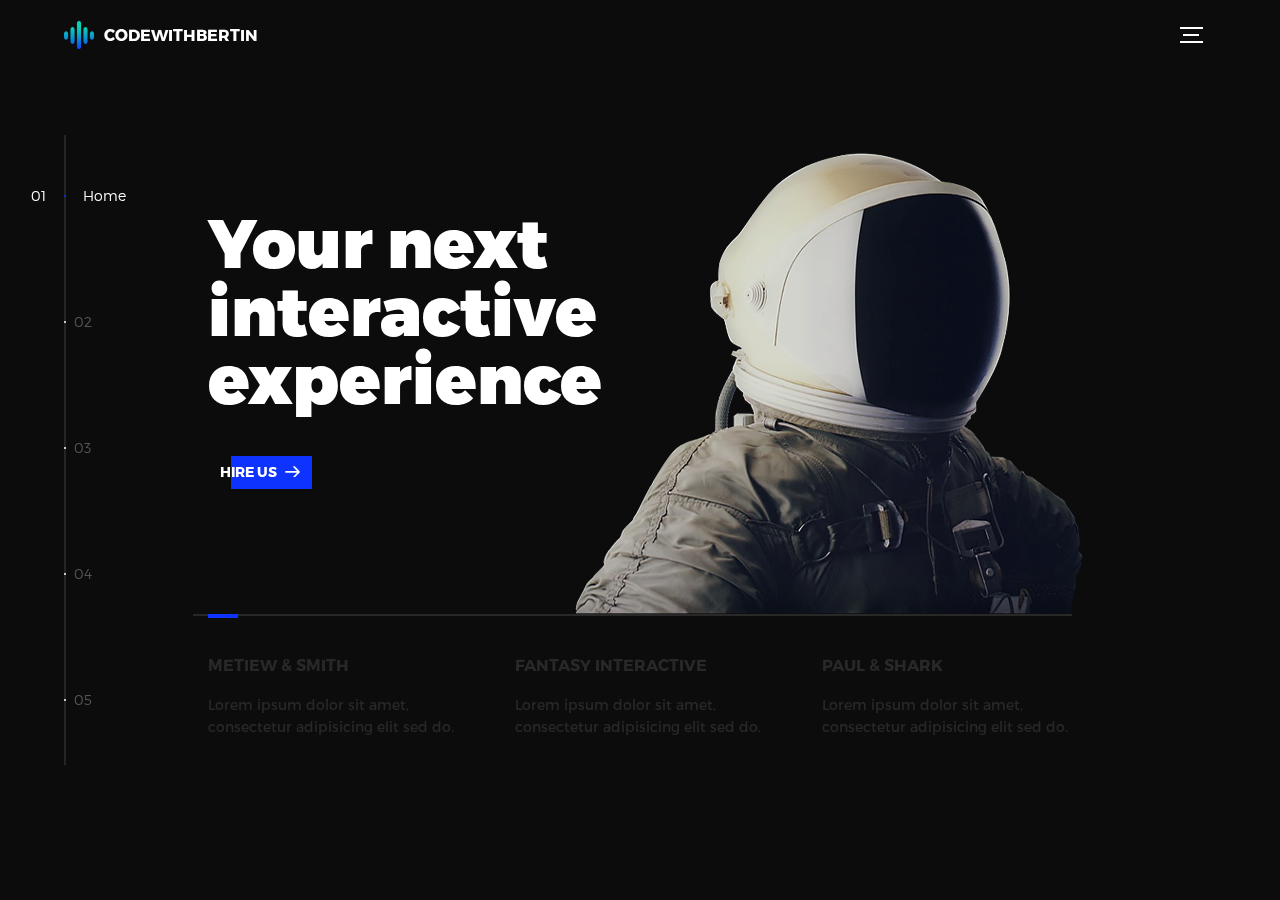
<file: index.html>
<!DOCTYPE html>
<html lang="en">
<head>
  <title>Global</title>
  <meta charset="utf-8">
  <meta name="viewport" content="width=device-width, initial-scale=1">
  <meta http-equiv="X-UA-Compatible" content="IE=edge">
  <meta name="description" content="HTML5 website template">
  <meta name="keywords" content="global, template, html, sass, jquery">
  <meta name="author" content="Bucky Maler">
  <link rel="stylesheet" href="assets/css/main.css">
</head>
<body>

<!-- notification for small viewports and landscape oriented smartphones -->
<div class="device-notification">
  <a class="device-notification--logo" href="#0">
    <img src="assets/img/logo.png" alt="Global">
    <p>CODEWITHBERTIN</p>
  </a>
  <p class="device-notification--message">Global has so much to offer that we must request you orient your device to portrait or find a larger screen. You won't be disappointed.</p>
</div>

<div class="perspective effect-rotate-left">
  <div class="container"><div class="outer-nav--return"></div>
    <div id="viewport" class="l-viewport">
      <div class="l-wrapper">
        <header class="header">
          <a class="header--logo" href="#0">
            <img src="assets/img/logo.png" alt="Global">
            <p>CODEWITHBERTIN</p>
          </a>
          <button class="header--cta cta">Hire Us</button>
          <div class="header--nav-toggle">
            <span></span>
          </div>
        </header>
        <nav class="l-side-nav">
          <ul class="side-nav">
            <li class="is-active"><span>Home</span></li>
            <li><span>Works</span></li>
            <li><span>About</span></li>
            <li><span>Contact</span></li>
            <li><span>Hire us</span></li>
          </ul>
        </nav>
        <ul class="l-main-content main-content">
          <li class="l-section section section--is-active">
            <div class="intro">
              <div class="intro--banner">
                <h1>Your next<br>interactive<br>experience</h1>
                <button class="cta">Hire Us
                  <svg version="1.1" id="Layer_1" xmlns="http://www.w3.org/2000/svg" xmlns:xlink="http://www.w3.org/1999/xlink" x="0px" y="0px" viewBox="0 0 150 118" style="enable-background:new 0 0 150 118;" xml:space="preserve">
                  <g transform="translate(0.000000,118.000000) scale(0.100000,-0.100000)">
                    <path d="M870,1167c-34-17-55-57-46-90c3-15,81-100,194-211l187-185l-565-1c-431,0-571-3-590-13c-55-28-64-94-18-137c21-20,33-20,597-20h575l-192-193C800,103,794,94,849,39c20-20,39-29,61-29c28,0,63,30,298,262c147,144,272,271,279,282c30,51,23,60-219,304C947,1180,926,1196,870,1167z"/>
                  </g>
                  </svg>
                  <span class="btn-background"></span>
                </button>
                <img src="assets/img/introduction-visual.png" alt="Welcome">
              </div>
              <div class="intro--options">
                <a href="#0">
                  <h3>Metiew &amp; Smith</h3>
                  <p>Lorem ipsum dolor sit amet, consectetur adipisicing elit sed do.</p>
                </a>
                <a href="#0">
                  <h3>Fantasy interactive</h3>
                  <p>Lorem ipsum dolor sit amet, consectetur adipisicing elit sed do.</p>
                </a>
                <a href="#0">
                  <h3>Paul &amp; shark</h3>
                  <p>Lorem ipsum dolor sit amet, consectetur adipisicing elit sed do.</p>
                </a>
              </div>
            </div>
          </li>
          <li class="l-section section">
            <div class="work">
              <h2>Selected work</h2>
              <div class="work--lockup">
                <ul class="slider">
                  <li class="slider--item slider--item-left">
                    <a href="#0">
                      <div class="slider--item-image">
                        <img src="assets/img/work-victory.jpg" alt="Victory">
                      </div>
                      <p class="slider--item-title">Victory</p>
                      <p class="slider--item-description">Lorem ipsum dolor sit amet, consectetur adipisicing elit sed do.</p>
                    </a>
                  </li>
                  <li class="slider--item slider--item-center">
                    <a href="#0">
                      <div class="slider--item-image">
                        <img src="assets/img/work-metiew-smith.jpg" alt="Metiew and Smith">
                      </div>
                      <p class="slider--item-title">Metiew &amp; Smith</p>
                      <p class="slider--item-description">Lorem ipsum dolor sit amet, consectetur adipisicing elit sed do.</p>
                    </a>
                  </li>
                  <li class="slider--item slider--item-right">
                    <a href="#0">
                      <div class="slider--item-image">
                        <img src="assets/img/work-alex-nowak.jpg" alt="Alex Nowak">
                      </div>
                      <p class="slider--item-title">Alex Nowak</p>
                      <p class="slider--item-description">Lorem ipsum dolor sit amet, consectetur adipisicing elit sed do.</p>
                    </a>
                  </li>
                </ul>
                <div class="slider--prev">
                  <svg version="1.1" id="Layer_1" xmlns="http://www.w3.org/2000/svg" xmlns:xlink="http://www.w3.org/1999/xlink" x="0px" y="0px"
                  viewBox="0 0 150 118" style="enable-background:new 0 0 150 118;" xml:space="preserve">
                  <g transform="translate(0.000000,118.000000) scale(0.100000,-0.100000)">
                    <path d="M561,1169C525,1155,10,640,3,612c-3-13,1-36,8-52c8-15,134-145,281-289C527,41,562,10,590,10c22,0,41,9,61,29
                    c55,55,49,64-163,278L296,510h575c564,0,576,0,597,20c46,43,37,109-18,137c-19,10-159,13-590,13l-565,1l182,180
                    c101,99,187,188,193,199c16,30,12,57-12,84C631,1174,595,1183,561,1169z"/>
                  </g>
                  </svg>
                </div>
                <div class="slider--next">
                  <svg version="1.1" id="Layer_1" xmlns="http://www.w3.org/2000/svg" xmlns:xlink="http://www.w3.org/1999/xlink" x="0px" y="0px" viewBox="0 0 150 118" style="enable-background:new 0 0 150 118;" xml:space="preserve">
                  <g transform="translate(0.000000,118.000000) scale(0.100000,-0.100000)">
                    <path d="M870,1167c-34-17-55-57-46-90c3-15,81-100,194-211l187-185l-565-1c-431,0-571-3-590-13c-55-28-64-94-18-137c21-20,33-20,597-20h575l-192-193C800,103,794,94,849,39c20-20,39-29,61-29c28,0,63,30,298,262c147,144,272,271,279,282c30,51,23,60-219,304C947,1180,926,1196,870,1167z"/>
                  </g>
                  </svg>
                </div>
              </div>
            </div>
          </li>
          <li class="l-section section">
            <div class="about">
              <div class="about--banner">
                <h2>We<br>believe in<br>passionate<br>people</h2>
                <a href="#0">Career
                  <span>
                    <svg version="1.1" id="Layer_1" xmlns="http://www.w3.org/2000/svg" xmlns:xlink="http://www.w3.org/1999/xlink" x="0px" y="0px" viewBox="0 0 150 118" style="enable-background:new 0 0 150 118;" xml:space="preserve">
                    <g transform="translate(0.000000,118.000000) scale(0.100000,-0.100000)">
                      <path d="M870,1167c-34-17-55-57-46-90c3-15,81-100,194-211l187-185l-565-1c-431,0-571-3-590-13c-55-28-64-94-18-137c21-20,33-20,597-20h575l-192-193C800,103,794,94,849,39c20-20,39-29,61-29c28,0,63,30,298,262c147,144,272,271,279,282c30,51,23,60-219,304C947,1180,926,1196,870,1167z"/>
                    </g>
                    </svg>
                  </span>
                </a>
                <img src="assets/img/about-visual.png" alt="About Us">
              </div>
              <div class="about--options">
                <a href="#0">
                  <h3>Winners</h3>
                </a>
                <a href="#0">
                  <h3>Philosophy</h3>
                </a>
                <a href="#0">
                  <h3>History</h3>
                </a>
              </div>
            </div>
          </li>
          <li class="l-section section">
            <div class="contact">
              <div class="contact--lockup">
                <div class="modal">
                  <div class="modal--information">
                    <p>Pawia 5, 31-154 Kraków, Poland</p>
                    <a href="mailto:ouremail@gmail.com">ouremail@gmail.com</a>
                    <a href="tel:+148126287560">+48 12 628 75 60</a>
                  </div>
                  <ul class="modal--options">
                    <li><a href="#0">Bēhance</a></li>
                    <li><a href="#0">dribbble</a></li>
                    <li><a href="mailto:ouremail@gmail.com">Contact Us</a></li>
                  </ul>
                </div>
              </div>
            </div>
          </li>
          <li class="l-section section">
            <div class="hire">
              <h2>You want us to do</h2>
              <!-- checkout formspree.io for easy form setup -->
              <form class="work-request">
                <div class="work-request--options">
                  <span class="options-a">
                    <input id="opt-1" type="checkbox" value="app design">
                    <label for="opt-1">
                      <svg version="1.1" id="Layer_1" xmlns="http://www.w3.org/2000/svg" xmlns:xlink="http://www.w3.org/1999/xlink" x="0px" y="0px"
                      viewBox="0 0 150 111" style="enable-background:new 0 0 150 111;" xml:space="preserve">
                      <g transform="translate(0.000000,111.000000) scale(0.100000,-0.100000)">
                        <path d="M950,705L555,310L360,505C253,612,160,700,155,700c-6,0-44-34-85-75l-75-75l278-278L550-5l475,475c261,261,475,480,475,485c0,13-132,145-145,145C1349,1100,1167,922,950,705z"/>
                      </g>
                      </svg>
                      App Design
                    </label>
                    <input id="opt-2" type="checkbox" value="graphic design">
                    <label for="opt-2">
                      <svg version="1.1" id="Layer_1" xmlns="http://www.w3.org/2000/svg" xmlns:xlink="http://www.w3.org/1999/xlink" x="0px" y="0px"
                      viewBox="0 0 150 111" style="enable-background:new 0 0 150 111;" xml:space="preserve">
                      <g transform="translate(0.000000,111.000000) scale(0.100000,-0.100000)">
                        <path d="M950,705L555,310L360,505C253,612,160,700,155,700c-6,0-44-34-85-75l-75-75l278-278L550-5l475,475c261,261,475,480,475,485c0,13-132,145-145,145C1349,1100,1167,922,950,705z"/>
                      </g>
                      </svg>
                      Graphic Design
                    </label>
                    <input id="opt-3" type="checkbox" value="motion design">
                    <label for="opt-3">
                      <svg version="1.1" id="Layer_1" xmlns="http://www.w3.org/2000/svg" xmlns:xlink="http://www.w3.org/1999/xlink" x="0px" y="0px"
                      viewBox="0 0 150 111" style="enable-background:new 0 0 150 111;" xml:space="preserve">
                      <g transform="translate(0.000000,111.000000) scale(0.100000,-0.100000)">
                        <path d="M950,705L555,310L360,505C253,612,160,700,155,700c-6,0-44-34-85-75l-75-75l278-278L550-5l475,475c261,261,475,480,475,485c0,13-132,145-145,145C1349,1100,1167,922,950,705z"/>
                      </g>
                      </svg>
                      Motion Design
                    </label>
                  </span>
                  <span class="options-b">
                    <input id="opt-4" type="checkbox" value="ux design">
                    <label for="opt-4">
                      <svg version="1.1" id="Layer_1" xmlns="http://www.w3.org/2000/svg" xmlns:xlink="http://www.w3.org/1999/xlink" x="0px" y="0px"
                      viewBox="0 0 150 111" style="enable-background:new 0 0 150 111;" xml:space="preserve">
                      <g transform="translate(0.000000,111.000000) scale(0.100000,-0.100000)">
                        <path d="M950,705L555,310L360,505C253,612,160,700,155,700c-6,0-44-34-85-75l-75-75l278-278L550-5l475,475c261,261,475,480,475,485c0,13-132,145-145,145C1349,1100,1167,922,950,705z"/>
                      </g>
                      </svg>
                      UX Design
                    </label>
                    <input id="opt-5" type="checkbox" value="webdesign">
                    <label for="opt-5">
                      <svg version="1.1" id="Layer_1" xmlns="http://www.w3.org/2000/svg" xmlns:xlink="http://www.w3.org/1999/xlink" x="0px" y="0px"
                      viewBox="0 0 150 111" style="enable-background:new 0 0 150 111;" xml:space="preserve">
                      <g transform="translate(0.000000,111.000000) scale(0.100000,-0.100000)">
                        <path d="M950,705L555,310L360,505C253,612,160,700,155,700c-6,0-44-34-85-75l-75-75l278-278L550-5l475,475c261,261,475,480,475,485c0,13-132,145-145,145C1349,1100,1167,922,950,705z"/>
                      </g>
                      </svg>
                      Webdesign
                    </label>
                    <input id="opt-6" type="checkbox" value="marketing">
                    <label for="opt-6">
                      <svg version="1.1" id="Layer_1" xmlns="http://www.w3.org/2000/svg" xmlns:xlink="http://www.w3.org/1999/xlink" x="0px" y="0px"
                      viewBox="0 0 150 111" style="enable-background:new 0 0 150 111;" xml:space="preserve">
                      <g transform="translate(0.000000,111.000000) scale(0.100000,-0.100000)">
                        <path d="M950,705L555,310L360,505C253,612,160,700,155,700c-6,0-44-34-85-75l-75-75l278-278L550-5l475,475c261,261,475,480,475,485c0,13-132,145-145,145C1349,1100,1167,922,950,705z"/>
                      </g>
                      </svg>
                      Marketing
                    </label>
                  </span>
                </div>
                <div class="work-request--information">
                  <div class="information-name">
                    <input id="name" type="text" spellcheck="false">
                    <label for="name">Name</label>
                  </div>
                  <div class="information-email">
                    <input id="email" type="email" spellcheck="false">
                    <label for="email">Email</label>
                  </div>
                </div>
                <input type="submit" value="Send Request">
              </form>
            </div>
          </li>
        </ul>
      </div>
    </div>
  </div>
  <ul class="outer-nav">
    <li class="is-active">Home</li>
    <li>Works</li>
    <li>About</li>
    <li>Contact</li>
    <li>Hire us</li>
  </ul>
</div>

<script src="https://ajax.googleapis.com/ajax/libs/jquery/2.2.4/jquery.min.js"></script>
<script>window.jQuery || document.write('<script src="assets/js/vendor/jquery-2.2.4.min.js"><\/script>')</script>
<script src="assets/js/functions-min.js"></script>
</body>
</html>
</file>
<file: assets/css/main.css>
@font-face{font-family:'Montserrat';src:url("fonts/Montserrat-Black.eot");src:local("☺"),url("fonts/Montserrat-Black.woff") format("woff"),url("fonts/Montserrat-Black.ttf") format("truetype"),url("fonts/Montserrat-Black.svg") format("svg");font-weight:900;font-style:normal}@font-face{font-family:'Montserrat';src:url("fonts/Montserrat-Bold.eot");src:local("☺"),url("fonts/Montserrat-Bold.woff") format("woff"),url("fonts/Montserrat-Bold.ttf") format("truetype"),url("fonts/Montserrat-Bold.svg") format("svg");font-weight:700;font-style:normal}@font-face{font-family:'Montserrat';src:url("fonts/Montserrat-Regular.eot");src:local("☺"),url("fonts/Montserrat-Regular.woff") format("woff"),url("fonts/Montserrat-Regular.ttf") format("truetype"),url("fonts/Montserrat-Regular.svg") format("svg");font-weight:400;font-style:normal}@font-face{font-family:'Montserrat';src:url("fonts/Montserrat-Light.eot");src:local("☺"),url("fonts/Montserrat-Light.woff") format("woff"),url("fonts/Montserrat-Light.ttf") format("truetype"),url("fonts/Montserrat-Light.svg") format("svg");font-weight:300;font-style:normal}/*! normalize.css v3.0.2 | MIT License | git.io/normalize */html{font-family:sans-serif;-ms-text-size-adjust:100%;-webkit-text-size-adjust:100%}body{margin:0}article,aside,details,figcaption,figure,footer,header,hgroup,main,menu,nav,section,summary{display:block}audio,canvas,progress,video{display:inline-block;vertical-align:baseline}audio:not([controls]){display:none;height:0}[hidden],template{display:none}a{background-color:transparent}a:active,a:hover{outline:0}abbr[title]{border-bottom:1px dotted}b,strong{font-weight:bold}dfn{font-style:italic}h1{font-size:2em;margin:0.67em 0}mark{background:#ff0;color:#000}small{font-size:80%}sub,sup{font-size:75%;line-height:0;position:relative;vertical-align:baseline}sup{top:-0.5em}sub{bottom:-0.25em}img{border:0}svg:not(:root){overflow:hidden}figure{margin:1em 40px}hr{box-sizing:content-box;height:0}pre{overflow:auto}code,kbd,pre,samp{font-family:monospace, monospace;font-size:1em}button,input,optgroup,select,textarea{color:inherit;font:inherit;margin:0}button{overflow:visible}button,select{text-transform:none}button,html input[type="button"],input[type="reset"],input[type="submit"]{-webkit-appearance:button;cursor:pointer}button[disabled],html input[disabled]{cursor:default}button::-moz-focus-inner,input::-moz-focus-inner{border:0;padding:0}input{line-height:normal}input[type="checkbox"],input[type="radio"]{box-sizing:border-box;padding:0}input[type="number"]::-webkit-inner-spin-button,input[type="number"]::-webkit-outer-spin-button{height:auto}input[type="search"]{-webkit-appearance:textfield;box-sizing:content-box}input[type="search"]::-webkit-search-cancel-button,input[type="search"]::-webkit-search-decoration{-webkit-appearance:none}fieldset{border:1px solid #c0c0c0;margin:0 2px;padding:0.35em 0.625em 0.75em}legend{border:0;padding:0}textarea{overflow:auto}optgroup{font-weight:bold}table{border-collapse:collapse;border-spacing:0}td,th{padding:0}::-moz-selection{background:#FFF498}::selection{background:#FFF498}::-moz-selection{background:#FFF498}img::-moz-selection{background:transparent}img::selection{background:transparent}img::-moz-selection{background:transparent}body{-webkit-tap-highlight-color:#FFF498}body{background-color:#0c0c0c;font-size:14px;line-height:1.6;font-family:"Montserrat",sans-serif;color:#fff;-webkit-font-smoothing:antialiased;-webkit-text-size-adjust:100%}.l-viewport{position:relative;width:100%;height:100vh;box-shadow:0 0 45px 5px rgba(0,0,0,0.85);overflow:hidden}.l-wrapper{position:relative;width:1440px;max-width:90%;height:100%;margin:0 auto}.l-side-nav{position:absolute;left:0;display:-webkit-box;display:-webkit-flex;display:-ms-flexbox;display:flex;height:100%;-webkit-box-align:center;-webkit-align-items:center;-ms-flex-align:center;align-items:center}.l-side-nav::before{content:"";position:absolute;top:50%;left:0;-webkit-transform:translateY(-50%);transform:translateY(-50%);width:2px;height:70%;max-height:750px;background-color:#555;opacity:.35;z-index:10}@media (max-width: 1180px){.l-side-nav{display:none}}.l-main-content{position:relative;width:100%;height:100%;margin:0;padding:0;list-style:none}.l-section{position:absolute;width:100%;height:100%}.device-notification{display:none;position:fixed;top:0;left:0;width:100%;height:100%;-webkit-box-orient:vertical;-webkit-box-direction:normal;-webkit-flex-direction:column;-ms-flex-direction:column;flex-direction:column;-webkit-box-align:center;-webkit-align-items:center;-ms-flex-align:center;-ms-grid-row-align:center;align-items:center;-webkit-box-pack:center;-webkit-justify-content:center;-ms-flex-pack:center;justify-content:center;background-color:#0c0c0c;z-index:12}.device-notification--logo{display:-webkit-box;display:-webkit-flex;display:-ms-flexbox;display:flex;-webkit-box-align:center;-webkit-align-items:center;-ms-flex-align:center;align-items:center;text-decoration:none;color:#fff}.device-notification--logo p{margin:0 0 0 10px;font-size:16px;font-weight:700;text-transform:uppercase}.device-notification--message{width:70%;margin:30px 0 0 0;font-weight:700;text-align:center}@media (max-width: 767px) and (min-width: 601px) and (max-height: 680px){.device-notification{display:-webkit-box;display:-webkit-flex;display:-ms-flexbox;display:flex}}@media (max-width: 600px) and (min-width: 480px) and (max-height: 580px){.device-notification{display:-webkit-box;display:-webkit-flex;display:-ms-flexbox;display:flex}}@media (max-width: 736px) and (min-width: 360px) and (orientation: landscape){.device-notification{display:-webkit-box;display:-webkit-flex;display:-ms-flexbox;display:flex}}@media(max-width: 359px){.device-notification{display:-webkit-box;display:-webkit-flex;display:-ms-flexbox;display:flex}}.section{opacity:0;visibility:hidden;-webkit-transition:opacity .4s ease-in-out,visibility 0s .4s;transition:opacity .4s ease-in-out,visibility 0s .4s}.section--is-active{opacity:1;visibility:visible;z-index:1;-webkit-transition:opacity .4s ease-in-out .4s;transition:opacity .4s ease-in-out .4s}.section--next{-webkit-transform:translateY(-45px);transform:translateY(-45px);-webkit-transition:-webkit-transform .4s ease-in-out;transition:-webkit-transform .4s ease-in-out;transition:transform .4s ease-in-out;transition:transform .4s ease-in-out, -webkit-transform .4s ease-in-out}.section--prev{-webkit-transform:translateY(45px);transform:translateY(45px);-webkit-transition:-webkit-transform .4s ease-in-out;transition:-webkit-transform .4s ease-in-out;transition:transform .4s ease-in-out;transition:transform .4s ease-in-out, -webkit-transform .4s ease-in-out}.header{position:absolute;top:0;left:0;display:-webkit-box;display:-webkit-flex;display:-ms-flexbox;display:flex;width:100%;height:70px;-webkit-box-align:center;-webkit-align-items:center;-ms-flex-align:center;align-items:center;-webkit-box-pack:justify;-webkit-justify-content:space-between;-ms-flex-pack:justify;justify-content:space-between;z-index:10}.header--logo{display:-webkit-box;display:-webkit-flex;display:-ms-flexbox;display:flex;-webkit-box-align:center;-webkit-align-items:center;-ms-flex-align:center;align-items:center;text-decoration:none;color:#fff}.header--logo p{margin:0 0 0 10px;font-size:16px;font-weight:700;text-transform:uppercase}.header--nav-toggle{display:-webkit-box;display:-webkit-flex;display:-ms-flexbox;display:flex;width:50px;height:50px;-webkit-box-orient:vertical;-webkit-box-direction:normal;-webkit-flex-direction:column;-ms-flex-direction:column;flex-direction:column;-webkit-box-align:center;-webkit-align-items:center;-ms-flex-align:center;align-items:center;-webkit-box-pack:center;-webkit-justify-content:center;-ms-flex-pack:center;justify-content:center;cursor:pointer}.header--nav-toggle span,.header--nav-toggle::before,.header--nav-toggle::after{content:"";position:relative;width:16px;height:2px;background-color:#fff}.header--nav-toggle::before{bottom:5px;width:23px}.header--nav-toggle::after{top:5px;width:23px}.header--cta{position:absolute;top:50%;left:50%;-webkit-transform:translate(-50%, -50%);transform:translate(-50%, -50%);padding:0 20px;line-height:30px;text-decoration:none;color:#fff;font-weight:700;text-transform:uppercase;background-color:#0f33ff;border:none;opacity:0;visibility:hidden;-webkit-transition:opacity .4s ease-in-out,visibility 0s .4s;transition:opacity .4s ease-in-out,visibility 0s .4s}.header--cta:focus{outline:none}.header--cta.is-active{opacity:1;visibility:visible;-webkit-transition:opacity .4s ease-in-out .4s;transition:opacity .4s ease-in-out .4s}@media (max-width: 767px){.header--cta{display:none}}.side-nav{position:relative;display:-webkit-box;display:-webkit-flex;display:-ms-flexbox;display:flex;width:100px;height:70%;max-height:750px;-webkit-box-orient:vertical;-webkit-box-direction:normal;-webkit-flex-direction:column;-ms-flex-direction:column;flex-direction:column;-webkit-justify-content:space-around;-ms-flex-pack:distribute;justify-content:space-around;margin:0;padding:0;list-style-position:inside;z-index:10}.side-nav>li{position:relative;top:-5px;color:#fff;font-size:6px;cursor:pointer}.side-nav>li span{position:relative;top:3px;left:10px;color:#fff;font-size:14px;font-weight:300;opacity:0;visibility:hidden}.side-nav>li::before{position:absolute;top:3px;left:10px;color:#555;font-size:14px;font-weight:300}.side-nav li:nth-child(1)::before{content:"01"}.side-nav li:nth-child(2)::before{content:"02"}.side-nav li:nth-child(3)::before{content:"03"}.side-nav li:nth-child(4)::before{content:"04"}.side-nav li:nth-child(5)::before{content:"05"}.side-nav li.is-active{color:#0f33ff;-webkit-transition:color .4s ease-in-out;transition:color .4s ease-in-out}.side-nav li.is-active span{opacity:1;visibility:visible;-webkit-transition:opacity .4s ease-in-out;transition:opacity .4s ease-in-out}.side-nav li.is-active::before{left:-33px;color:#fff}.intro{position:relative;display:-webkit-box;display:-webkit-flex;display:-ms-flexbox;display:flex;width:900px;max-width:75%;height:100%;-webkit-box-orient:vertical;-webkit-box-direction:normal;-webkit-flex-direction:column;-ms-flex-direction:column;flex-direction:column;-webkit-box-pack:center;-webkit-justify-content:center;-ms-flex-pack:center;justify-content:center;margin:0 auto}@media (max-width: 1180px){.intro{max-width:100%}}.intro--banner{position:relative;height:475px}.intro--banner::before{content:"";position:absolute;bottom:20px;left:-15px;right:0;height:2px;background-color:#282828}.intro--banner::after{content:"";position:absolute;bottom:18px;left:0;width:30px;height:4px;background-color:#0f33ff}.intro--banner h1{position:relative;font-size:68px;font-weight:900;line-height:1;z-index:1}.intro--banner button{position:relative;padding:5px 17px 5px 12px;font-weight:700;text-transform:uppercase;background-color:transparent;border:none}.intro--banner button .btn-background{position:absolute;top:0;left:23px;right:0;height:100%;background-color:#0f33ff;z-index:-1;-webkit-transition:left .2s ease-in-out;transition:left .2s ease-in-out}.intro--banner button:hover .btn-background{left:0}.intro--banner button:focus{outline:none}.intro--banner button svg{position:relative;left:5px;width:15px;fill:#fff}.intro--banner img{position:absolute;bottom:21px;right:-12px}.intro--options{display:-webkit-box;display:-webkit-flex;display:-ms-flexbox;display:flex;-webkit-box-pack:justify;-webkit-justify-content:space-between;-ms-flex-pack:justify;justify-content:space-between;margin:0;padding:0;list-style:none}.intro--options>a{max-width:250px;text-decoration:none;color:#282828;-webkit-transition:color .2s ease-in-out;transition:color .2s ease-in-out}.intro--options>a:hover{color:#fff}.intro--options h3{font-size:16px;text-transform:uppercase}.intro--options p{margin-bottom:0}@media (max-width: 900px){.intro--banner{height:380px}.intro--banner h1{font-size:55px}.intro--banner img{width:430px}.intro--options>a{margin-right:30px}.intro--options>a:last-child{margin-right:0}}@media (max-width: 767px){.intro--banner{height:305px}.intro--banner h1{font-size:44px}.intro--banner img{width:330px}.intro--options{display:block}.intro--options>a{display:block;max-width:100%;margin:0 0 30px 0}.intro--options>a:last-child{margin-bottom:0}}@media (max-width: 600px){.intro--banner{height:360px}.intro--banner h1{font-size:55px}.intro--banner img{display:none}}@media (max-width: 600px) and (max-height: 750px){.intro--banner{height:auto}.intro--banner::before,.intro--banner::after{display:none}.intro--banner h1{margin-top:0}.intro--options{display:none}}.work{position:relative;display:-webkit-box;display:-webkit-flex;display:-ms-flexbox;display:flex;width:960px;max-width:80%;height:100%;-webkit-box-orient:vertical;-webkit-box-direction:normal;-webkit-flex-direction:column;-ms-flex-direction:column;flex-direction:column;-webkit-box-pack:center;-webkit-justify-content:center;-ms-flex-pack:center;justify-content:center;margin:0 auto}@media (max-width: 1180px){.work{max-width:100%}}.work h2{margin:0 0 20px 0;font-size:30px;text-align:center}.work--lockup{position:relative}.work--lockup .slider{position:relative;display:-webkit-box;display:-webkit-flex;display:-ms-flexbox;display:flex;width:80%;margin:0 auto;padding:0;list-style:none}.work--lockup .slider--item{position:absolute;display:none;text-align:center}.work--lockup .slider--item a{text-decoration:none;color:#858585}.work--lockup .slider--item-title{margin-top:10px;font-size:12px;font-weight:700;text-transform:uppercase}.work--lockup .slider--item-description{display:none;max-width:250px;margin:0 auto}.work--lockup .slider--item-image{width:150px;height:150px;margin:0 auto;border-radius:50%;overflow:hidden}.work--lockup .slider--item-image img{width:100%}.work--lockup .slider--item-left{top:50%;left:0;-webkit-transform:translateY(-50%);transform:translateY(-50%);display:block}.work--lockup .slider--item-right{top:50%;right:0;-webkit-transform:translateY(-50%);transform:translateY(-50%);display:block}.work--lockup .slider--item-center{position:relative;top:30px;left:50%;-webkit-transform:translateX(-50%);transform:translateX(-50%);display:block}.work--lockup .slider--item-center a{color:#fff}.work--lockup .slider--item-center .slider--item-title{margin-top:25px;font-size:16px}.work--lockup .slider--item-center .slider--item-description{display:block}.work--lockup .slider--item-center .slider--item-image{width:300px;height:300px}.work--lockup .slider--next,.work--lockup .slider--prev{position:absolute;top:160px;display:-webkit-box;display:-webkit-flex;display:-ms-flexbox;display:flex;width:50px;height:50px;-webkit-box-align:center;-webkit-align-items:center;-ms-flex-align:center;align-items:center;-webkit-box-pack:center;-webkit-justify-content:center;-ms-flex-pack:center;justify-content:center;background-color:#282828;border-radius:50%;cursor:pointer}.work--lockup .slider--next svg,.work--lockup .slider--prev svg{width:20px;fill:#fff}.work--lockup .slider--next{right:0}.work--lockup .slider--prev{left:0}@media (max-width: 900px){.work--lockup .slider--item-image{width:120px;height:120px}.work--lockup .slider--item-center .slider--item-image{width:240px;height:240px}.work--lockup .slider--next,.work--lockup .slider--prev{top:130px}}@media (max-width: 767px){.work--lockup .slider{width:75%}.work--lockup .slider--item-image{width:90px;height:90px}.work--lockup .slider--item-center .slider--item-image{width:190px;height:190px}.work--lockup .slider--next,.work--lockup .slider--prev{top:105px}}@media (max-width: 600px){.work--lockup .slider{width:auto}.work--lockup .slider--item-left,.work--lockup .slider--item-right{display:none}}.about{position:relative;display:-webkit-box;display:-webkit-flex;display:-ms-flexbox;display:flex;width:900px;max-width:75%;height:100%;-webkit-box-orient:vertical;-webkit-box-direction:normal;-webkit-flex-direction:column;-ms-flex-direction:column;flex-direction:column;-webkit-box-pack:center;-webkit-justify-content:center;-ms-flex-pack:center;justify-content:center;margin:0 auto}@media (max-width: 1180px){.about{max-width:100%}}.about--banner{position:relative;height:475px}.about--banner::before{content:"";position:absolute;top:20px;left:200px;-webkit-transform:rotate(-25deg);transform:rotate(-25deg);border:5px solid #0f33ff;border-right-color:transparent;border-bottom-color:transparent}.about--banner::after{content:"";position:absolute;top:75px;left:400px;-webkit-transform:rotate(45deg);transform:rotate(45deg);width:10px;height:10px;background-color:#0f33ff}.about--banner h2{position:relative;margin-top:35px;font-size:68px;font-weight:900;line-height:1;z-index:1}.about--banner h2::before{content:"";position:absolute;top:60px;left:268px;width:30px;height:30px;background-color:#0f33ff;border-radius:50%}.about--banner h2::after{content:"";position:absolute;top:255px;left:255px;width:10px;height:10px;background-color:#0f33ff}.about--banner a{padding:5px 17px 5px 0;text-decoration:none;color:#fff;font-weight:700;text-transform:uppercase;background-color:transparent}.about--banner a:hover svg{left:10px}.about--banner a svg{position:relative;left:5px;width:15px;fill:#fff;-webkit-transition:left .2s ease-in-out;transition:left .2s ease-in-out}.about--banner img{position:absolute;bottom:-90px;right:-12px}.about--options{display:-webkit-box;display:-webkit-flex;display:-ms-flexbox;display:flex;max-width:600px;-webkit-box-pack:justify;-webkit-justify-content:space-between;-ms-flex-pack:justify;justify-content:space-between;margin:0;padding:0;list-style:none}.about--options>a{position:relative;width:150px;height:75px;text-decoration:none;color:#fff;border:10px solid #0f33ff;background-position:center;background-size:cover;background-repeat:no-repeat}.about--options>a:nth-child(1){background-image:url("../img/about-winners.jpg")}.about--options>a:nth-child(2){background-image:url("../img/about-philosophy.jpg")}.about--options>a:nth-child(3){background-image:url("../img/about-history.jpg")}.about--options>a:hover h3{bottom:-50px}.about--options h3{position:absolute;bottom:-38px;left:10px;font-size:16px;text-transform:uppercase;-webkit-transition:bottom .2s ease-in-out,left .2s ease-in-out;transition:bottom .2s ease-in-out,left .2s ease-in-out}@media (max-width: 767px){.about--banner{height:305px}.about--banner::before{top:0;left:125px}.about--banner::after{top:35px;left:260px}.about--banner h2{margin-top:10px;font-size:44px}.about--banner h2::before{top:28px;left:168px}.about--banner h2::after{top:163px;left:163px}.about--banner img{width:315px}}@media (max-width: 600px){.about--banner{height:auto}.about--banner::before{left:155px}.about--banner::after{left:310px}.about--banner h2{margin-top:0;font-size:55px}.about--banner h2::before{top:43px;left:214px}.about--banner h2::after{top:205px;left:205px}.about--banner img{display:none}.about--options{display:none}}.contact{position:fixed;top:0;left:0;width:100%;height:100%;background-image:url("../img/contact-visual.png");background-position:center;background-size:cover;background-repeat:no-repeat}.contact--lockup{position:relative;display:-webkit-box;display:-webkit-flex;display:-ms-flexbox;display:flex;width:900px;max-width:75%;height:100%;-webkit-box-align:center;-webkit-align-items:center;-ms-flex-align:center;align-items:center;-webkit-box-pack:end;-webkit-justify-content:flex-end;-ms-flex-pack:end;justify-content:flex-end;margin:0 auto}@media (max-width: 1180px){.contact--lockup{max-width:90%}}@media (max-width: 767px){.contact--lockup{-webkit-box-pack:center;-webkit-justify-content:center;-ms-flex-pack:center;justify-content:center}}.contact--lockup .modal{padding:45px 45px;text-align:center;background-color:#0c0c0c;box-shadow:0 0 30px 0 rgba(0,0,0,0.75)}.contact--lockup .modal--information p,.contact--lockup .modal--information a{display:block;margin:14px 0;text-decoration:none;color:#fff;font-weight:700}.contact--lockup .modal--information p{margin-top:0}.contact--lockup .modal--options{margin:0;padding:0;list-style:none}.contact--lockup .modal--options>li{width:130px;margin:0 auto 25px auto}.contact--lockup .modal--options li:nth-child(1){background-color:#1769ff}.contact--lockup .modal--options li:nth-child(2){background-color:#ea4c89}.contact--lockup .modal--options li:nth-child(3){margin-bottom:0;background-color:#0f33ff;text-transform:uppercase}.contact--lockup .modal--options a{display:block;width:100%;padding:8px 0;text-decoration:none;color:#fff;font-weight:700}.hire{position:relative;display:-webkit-box;display:-webkit-flex;display:-ms-flexbox;display:flex;width:700px;max-width:75%;height:100%;-webkit-box-orient:vertical;-webkit-box-direction:normal;-webkit-flex-direction:column;-ms-flex-direction:column;flex-direction:column;-webkit-box-pack:center;-webkit-justify-content:center;-ms-flex-pack:center;justify-content:center;margin:0 auto}@media (max-width: 1180px){.hire{max-width:100%}}.hire h2{margin:0 0 20px 0;font-size:30px;text-align:center}.work-request{display:-webkit-box;display:-webkit-flex;display:-ms-flexbox;display:flex;width:100%;-webkit-box-orient:vertical;-webkit-box-direction:normal;-webkit-flex-direction:column;-ms-flex-direction:column;flex-direction:column;-webkit-box-align:center;-webkit-align-items:center;-ms-flex-align:center;align-items:center;color:#fff}.work-request input[type="submit"]{width:400px;max-width:100%;line-height:50px;font-size:16px;font-weight:700;text-transform:uppercase;background-color:#0f33ff;border:none;border-radius:0}.work-request input[type="submit"]:focus{outline:none}.work-request--options{display:-webkit-box;display:-webkit-flex;display:-ms-flexbox;display:flex;width:100%;-webkit-box-orient:vertical;-webkit-box-direction:normal;-webkit-flex-direction:column;-ms-flex-direction:column;flex-direction:column;-webkit-box-align:center;-webkit-align-items:center;-ms-flex-align:center;align-items:center;margin:30px 0}.work-request--options .options-a{display:-webkit-box;display:-webkit-flex;display:-ms-flexbox;display:flex;width:100%;-webkit-box-pack:justify;-webkit-justify-content:space-between;-ms-flex-pack:justify;justify-content:space-between}.work-request--options .options-b{display:-webkit-box;display:-webkit-flex;display:-ms-flexbox;display:flex;width:72%;-webkit-flex-wrap:wrap;-ms-flex-wrap:wrap;flex-wrap:wrap;-webkit-justify-content:space-around;-ms-flex-pack:distribute;justify-content:space-around}.work-request--options label{display:block;width:200px;margin-bottom:30px;line-height:50px;font-size:16px;font-weight:700;text-align:center;border:2px solid #fff;cursor:pointer;-webkit-transition:background-color .2s ease-in-out,border-color .2s ease-in-out;transition:background-color .2s ease-in-out,border-color .2s ease-in-out}.work-request--options label svg{position:relative;left:-5px;width:0;fill:#fff;-webkit-transition:width .2s ease-in-out;transition:width .2s ease-in-out}.work-request--options input[type="checkbox"]{display:none}.work-request--options input[type="checkbox"]:checked+label{background-color:#0f33ff;border-color:#0f33ff}.work-request--options input[type="checkbox"]:checked+label svg{width:15px}.work-request--information{display:-webkit-box;display:-webkit-flex;display:-ms-flexbox;display:flex;width:100%;-webkit-box-pack:justify;-webkit-justify-content:space-between;-ms-flex-pack:justify;justify-content:space-between;margin-bottom:60px}.work-request--information .information-name,.work-request--information .information-email{position:relative;width:45%;height:50px;font-size:30px;font-weight:300}.work-request--information input[type="text"],.work-request--information input[type="email"]{width:100%;padding:0 0 5px 0;background-color:transparent;border:none;border-bottom:1px solid #fff;border-radius:0}.work-request--information input[type="text"]:focus,.work-request--information input[type="email"]:focus{outline:none;background-color:#0c0c0c}.work-request--information label{position:absolute;top:0;left:0;pointer-events:none;-webkit-transition:top .2s ease-in-out,font-size .2s ease-in-out;transition:top .2s ease-in-out,font-size .2s ease-in-out}.work-request--information input:focus+label,.work-request--information input.has-value+label{top:-15px;font-size:14px}@media (max-width: 767px){.work-request--options{-webkit-box-orient:horizontal;-webkit-box-direction:normal;-webkit-flex-direction:row;-ms-flex-direction:row;flex-direction:row;-webkit-justify-content:space-around;-ms-flex-pack:distribute;justify-content:space-around}.work-request--options .options-a,.work-request--options .options-b{display:block;width:auto}}@media (max-width: 600px){.work-request--options{margin:20px 0}}@media (max-width: 600px) and (max-width: 415px){.work-request--options{-webkit-box-pack:justify;-webkit-justify-content:space-between;-ms-flex-pack:justify;justify-content:space-between}}@media (max-width: 600px){.work-request--options label{width:150px;margin-bottom:15px;font-size:14px}.work-request--options input[type="checkbox"]:checked+label svg{width:12px}.work-request--information{margin-bottom:30px}.work-request--information .information-name,.work-request--information .information-email{height:40px;font-size:24px}}.perspective{position:relative;width:100%;height:100%;overflow:hidden}.perspective--modalview{position:fixed;-webkit-perspective:1500px;perspective:1500px}.container{position:relative;-webkit-transform:translateZ(0) translateX(0) rotateY(0deg);transform:translateZ(0) translateX(0) rotateY(0deg);min-height:100%;outline:30px solid #0f33ff;-webkit-transition:-webkit-transform .4s;transition:-webkit-transform .4s;transition:transform .4s;transition:transform .4s, -webkit-transform .4s}.modalview .container{position:absolute;width:100%;height:100%;overflow:hidden;-webkit-backface-visibility:hidden;backface-visibility:hidden}.effect-rotate-left .container{-webkit-transform-origin:0% 50%;transform-origin:0% 50%;-webkit-transition:-webkit-transform .4s;transition:-webkit-transform .4s;transition:transform .4s;transition:transform .4s, -webkit-transform .4s}.effect-rotate-left--animate .container{-webkit-transform:translateZ(-1800px) translateX(-50%) rotateY(45deg);transform:translateZ(-1800px) translateX(-50%) rotateY(45deg);outline:30px solid #0f33ff}.outer-nav{position:absolute;top:50%;left:55%;-webkit-transform:translateY(-50%);transform:translateY(-50%);-webkit-transform-style:preserve-3d;transform-style:preserve-3d;margin:0;padding:0;list-style:none;text-align:center;visibility:hidden;-webkit-transition:visibility 0s .2s;transition:visibility 0s .2s}.outer-nav.is-vis{visibility:visible}.outer-nav--return{position:absolute;top:0;left:0;width:100%;height:100%;display:none;cursor:pointer;z-index:11}.outer-nav--return.is-vis{display:block}.outer-nav>li{-webkit-transform-style:preserve-3d;transform-style:preserve-3d;-webkit-transform:translateX(350px) translateZ(-1000px);transform:translateX(350px) translateZ(-1000px);font-size:55px;font-weight:900;opacity:0;cursor:pointer;-webkit-transition:opacity .2s,-webkit-transform .2s;transition:opacity .2s,-webkit-transform .2s;transition:transform .2s,opacity .2s;transition:transform .2s,opacity .2s,-webkit-transform .2s}.outer-nav>li.is-vis{-webkit-transform:translateX(0) translateZ(0);transform:translateX(0) translateZ(0);opacity:1;-webkit-transition:opacity .4s,-webkit-transform .4s;transition:opacity .4s,-webkit-transform .4s;transition:transform .4s,opacity .4s;transition:transform .4s,opacity .4s,-webkit-transform .4s}.outer-nav>li::before{content:"";position:absolute;top:50%;left:50%;-webkit-transform:translate(-50%, -25%);transform:translate(-50%, -25%);width:110%;height:15px;opacity:0;background-color:#0f33ff}.outer-nav>li.is-active::before{opacity:1}@media (max-width: 767px){.outer-nav>li{font-size:44px}}@media (max-width: 600px){.outer-nav>li{font-size:34px}}.outer-nav li.is-vis:nth-child(2){-webkit-transition-delay:.04s;transition-delay:.04s}.outer-nav li.is-vis:nth-child(3){-webkit-transition-delay:.08s;transition-delay:.08s}.outer-nav li.is-vis:nth-child(4){-webkit-transition-delay:.12s;transition-delay:.12s}.outer-nav li.is-vis:nth-child(5){-webkit-transition-delay:.16s;transition-delay:.16s}
</file>
